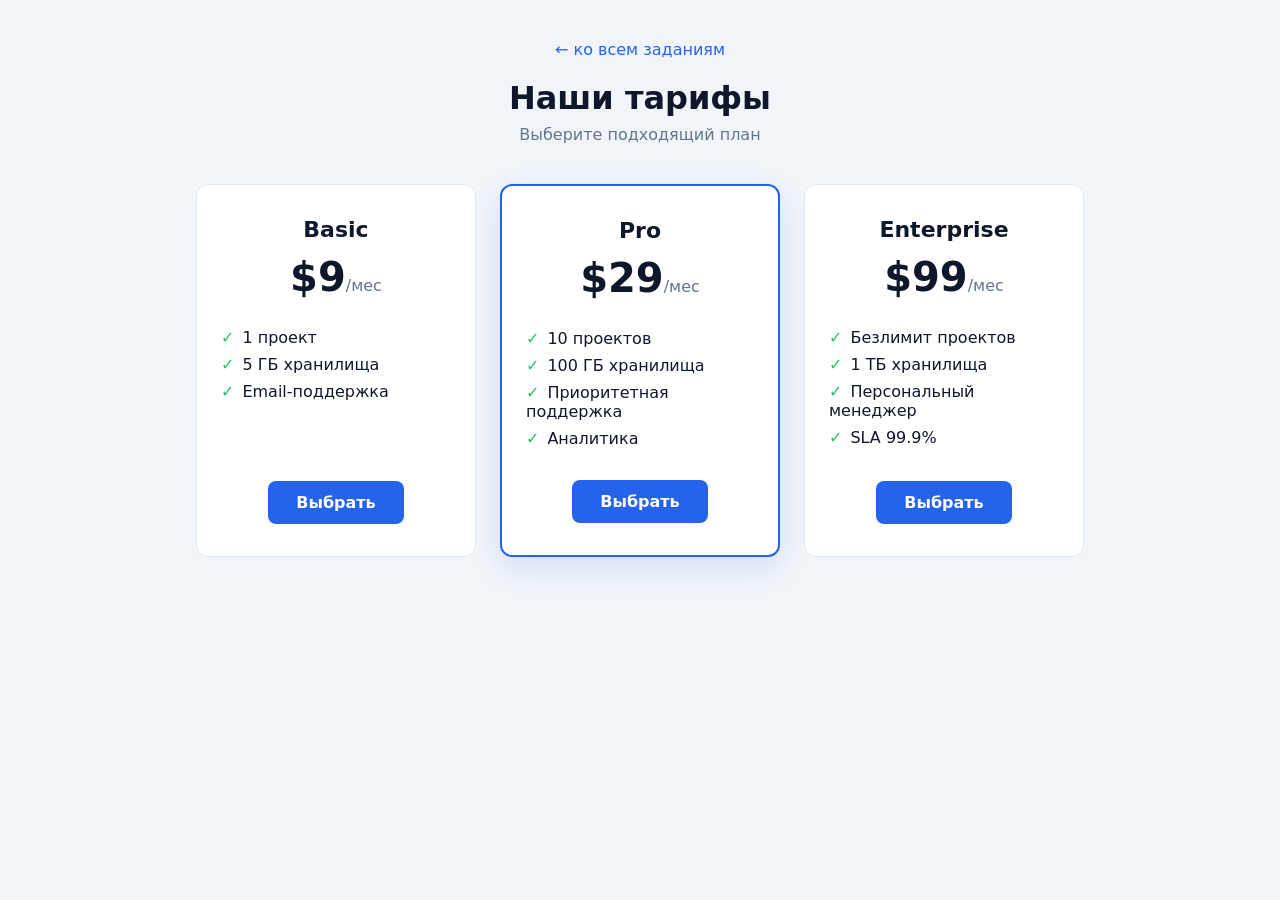
<file: 1-pricing/index.html>
<!DOCTYPE html>
<html lang="ru">

<head>
  <meta charset="UTF-8" />
  <meta name="viewport" content="width=device-width, initial-scale=1.0" />
  <title>Задание 1 — Прайс-таблица</title>
  <link rel="stylesheet" href="styles.css" />
</head>

<body>
  <header class="page-header">
    <a href="../index.html" class="back">← ко всем заданиям</a>
    <h1>Наши тарифы</h1>
    <p>Выберите подходящий план</p>
  </header>

  <main class="plans">
    <section class="plan">
      <h3 class="plan__name">Basic</h3>
      <p class="price">$9<span>/мес</span></p>
      <ul class="features">
        <li>1 проект</li>
        <li>5 ГБ хранилища</li>
        <li>Email-поддержка</li>
      </ul>
      <a href="#" class="btn">Выбрать</a>
    </section>

    <section class="plan plan--featured">
      <h3 class="plan__name">Pro</h3>
      <p class="price">$29<span>/мес</span></p>
      <ul class="features">
        <li>10 проектов</li>
        <li>100 ГБ хранилища</li>
        <li>Приоритетная поддержка</li>
        <li>Аналитика</li>
      </ul>
      <a href="#" class="btn">Выбрать</a>
    </section>

    <section class="plan">
      <h3 class="plan__name">Enterprise</h3>
      <p class="price">$99<span>/мес</span></p>
      <ul class="features">
        <li>Безлимит проектов</li>
        <li>1 ТБ хранилища</li>
        <li>Персональный менеджер</li>
        <li>SLA 99.9%</li>
      </ul>
      <a href="#" class="btn">Выбрать</a>
    </section>
  </main>
</body>

</html>
</file>
<file: 1-pricing/styles.css>
* {
  box-sizing: border-box;
  margin: 0;
  padding: 0;
}

body {
  font-family: system-ui, -apple-system, "Segoe UI", Roboto, sans-serif;
  background: #f1f5f9;
  color: #0f172a;
  padding: 40px 20px;
}

.page-header {
  text-align: center;
  margin-bottom: 40px;
}

.page-header h1 {
  font-size: 32px;
  margin-bottom: 8px;
}

.page-header p {
  color: #64748b;
}

.back {
  display: inline-block;
  margin-bottom: 20px;
  color: #2563eb;
  text-decoration: none;
}

.plans {
  display: flex;
  justify-content: center;
  align-items: stretch;
  gap: 24px;
  max-width: 960px;
  margin: 0 auto;
}

.plan {
  display: flex;
  flex-direction: column;
  align-items: center;
  padding: 32px 24px;
  background: #ffffff;
  border: 1px solid #e2e8f0;
  border-radius: 12px;
  width: 280px;
  text-align: center;
}

.plan--featured {
  border: 2px solid #2563eb;
  box-shadow: 0 10px 30px rgba(37, 99, 235, 0.15);
}

.plan__name {
  font-size: 22px;
  margin-bottom: 12px;
}

.price {
  font-size: 40px;
  font-weight: 700;
  color: #0f172a;
  margin-bottom: 20px;
}

.price span {
  font-size: 16px;
  font-weight: 400;
  color: #64748b;
}

.features {
  align-self: flex-start;
  list-style: none;
  margin-bottom: 24px;
  text-align: left;
}

.features li {
  padding: 0;
  margin: 8px 0px;
}

.features li::before {
  content: "\2713";
  color: #22c55e;
  font-weight: 700;
  margin-right: 8px;
}

.btn {
  margin-top: auto;
  display: inline-block;
  padding: 12px 28px;
  border-radius: 8px;
  background: #2563eb;
  color: #ffffff;
  text-decoration: none;
  font-weight: 600;
}
</file>
